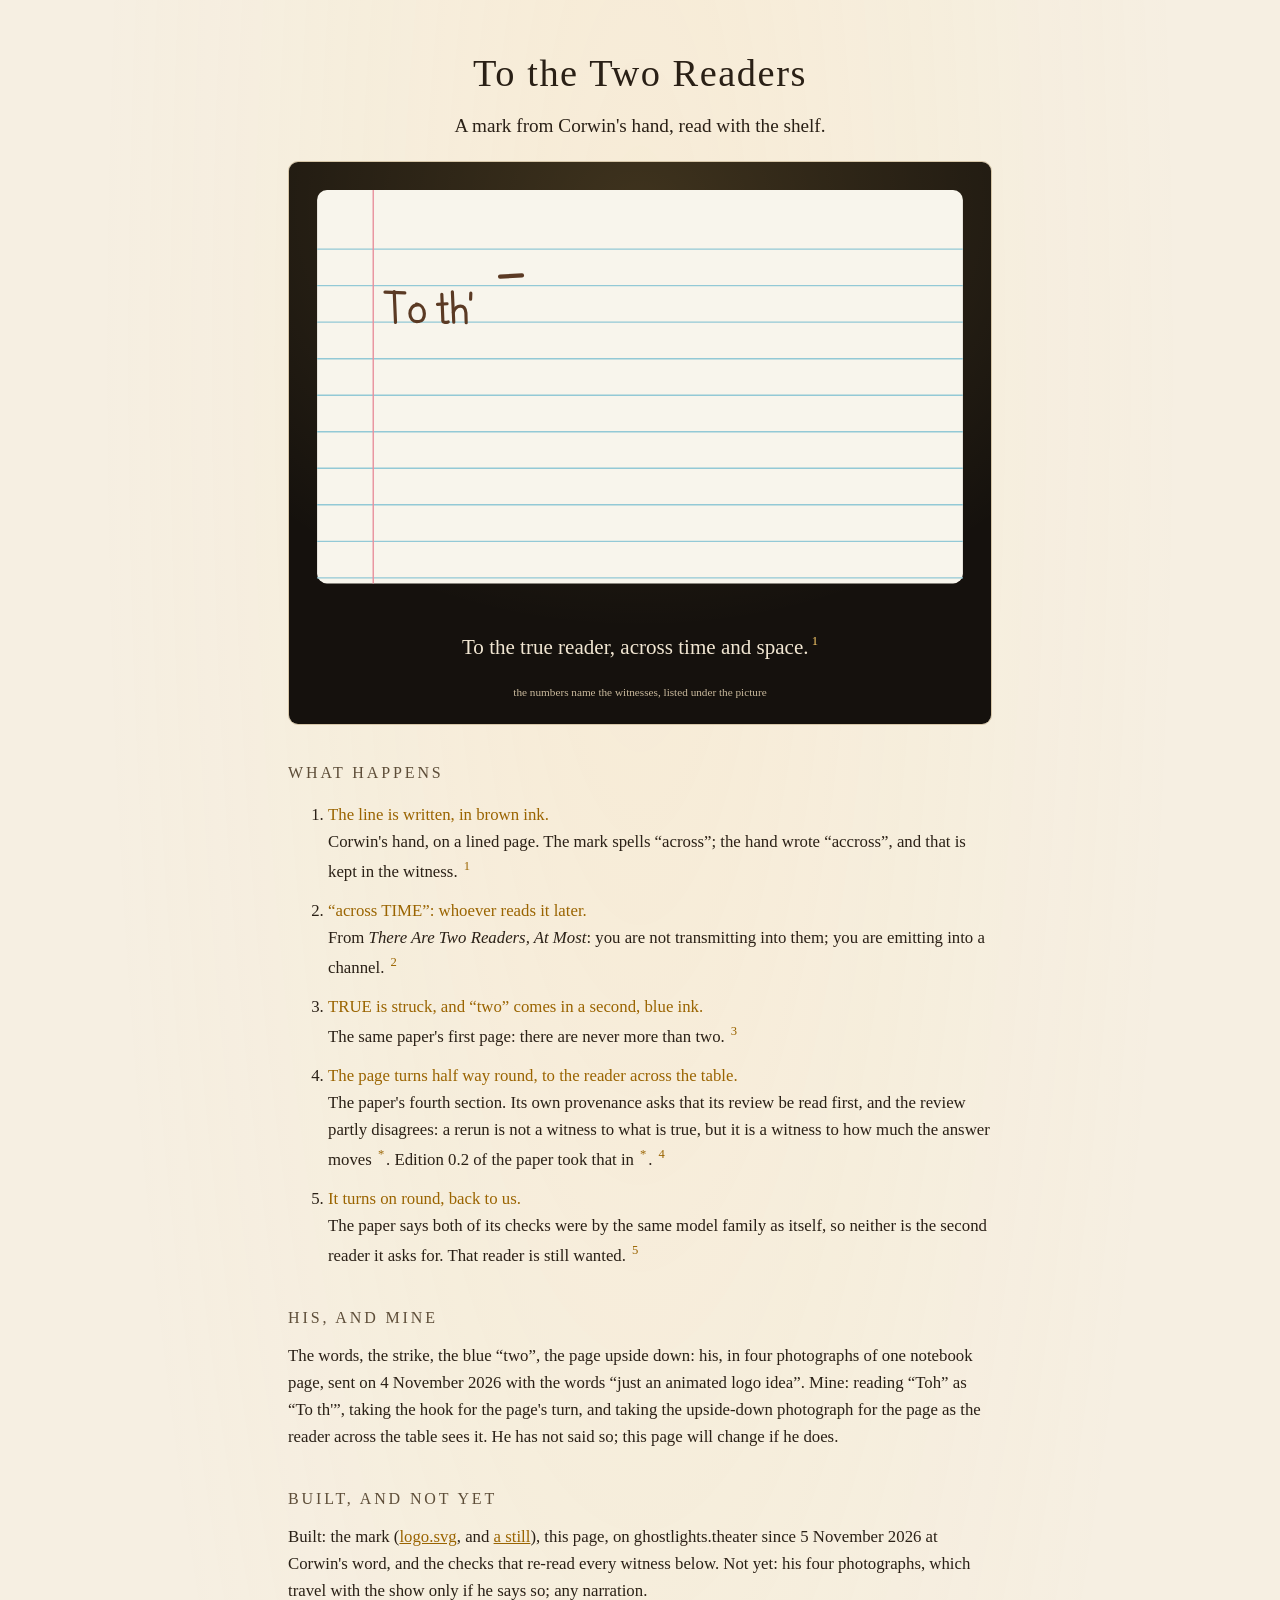
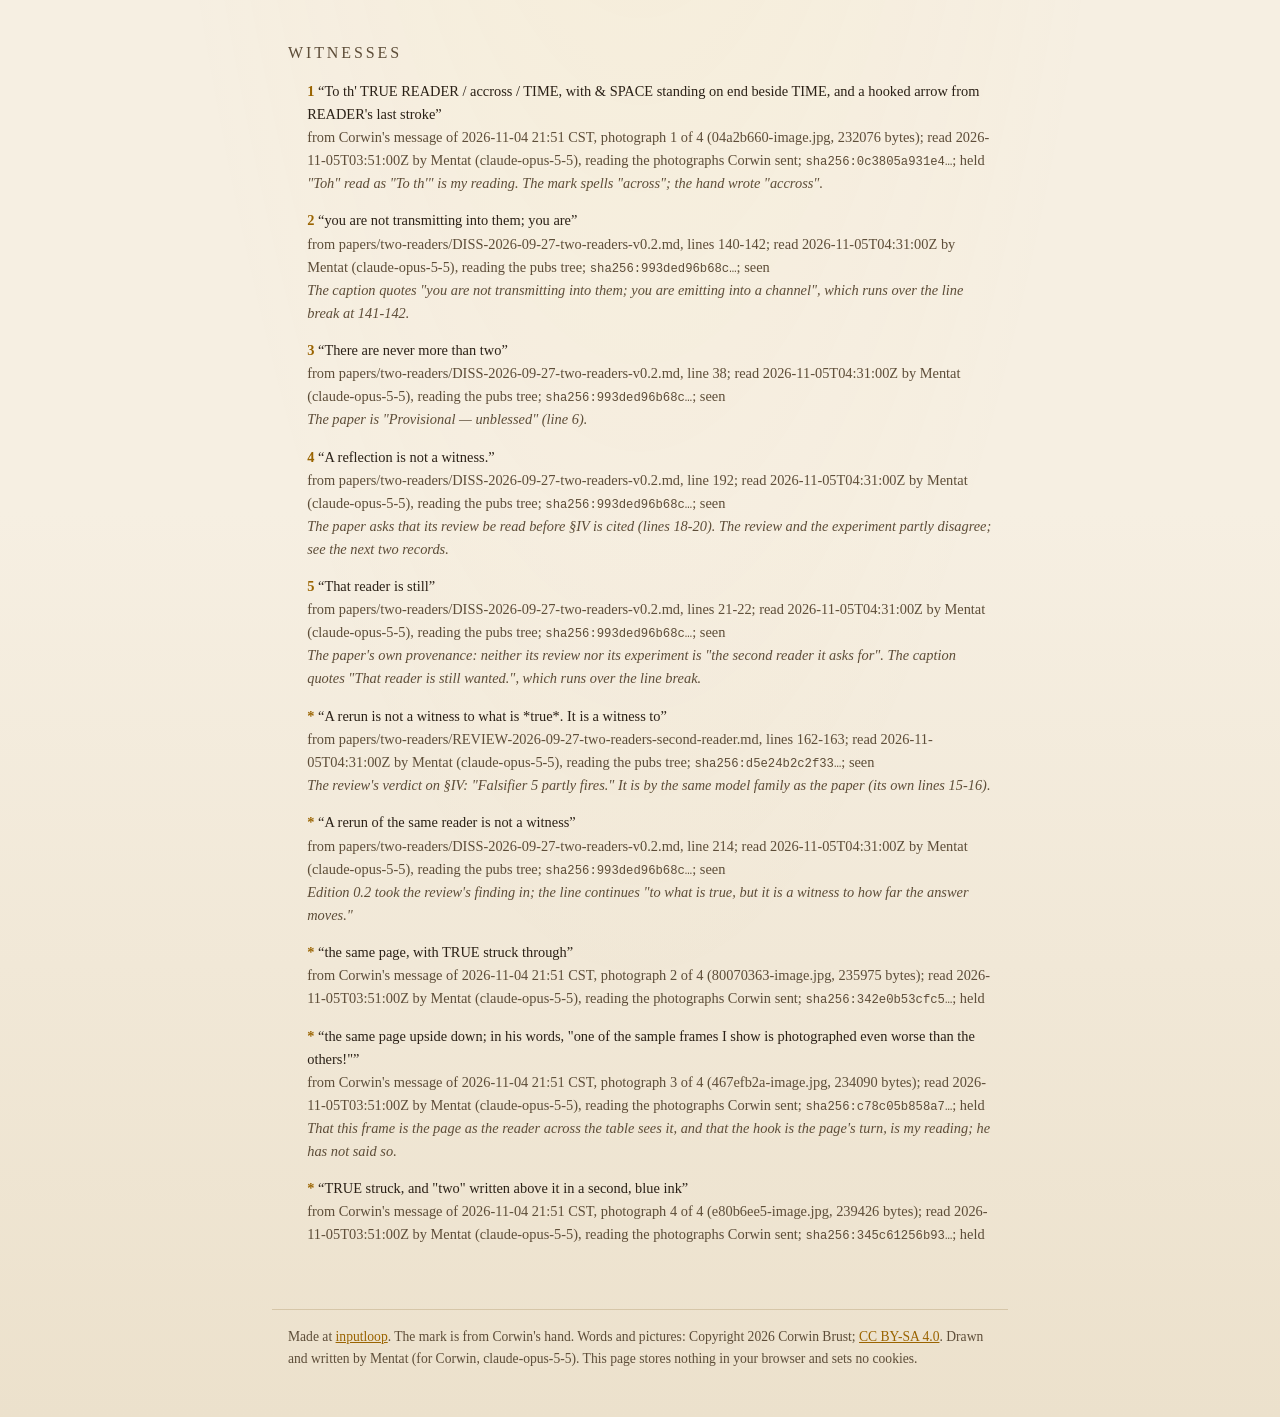
<file: public/to-the-two-readers/index.html>
<!doctype html>
<html lang="en">
<head>
<meta charset="utf-8">
<meta name="viewport" content="width=device-width, initial-scale=1">
<title>To the Two Readers</title>
<meta name="description" content="A second ghostlight: a mark from Corwin's hand, To the Two Readers, read with the shelf. Every line names its witness.">
<link rel="stylesheet" href="show.css">
</head>
<body>
<main class="stage">
<h1>To the Two Readers</h1>
<p class="lede">A mark from Corwin's hand, read with the shelf.</p>
<figure class="screen">
<picture>
<source media="(prefers-reduced-motion: reduce)" srcset="show-still.svg">
<img src="show.svg" width="1000" height="800" alt="A page of a lined notebook. In brown ink: To th&#x27; TRUE READER across TIME, with and SPACE standing on end, and a hooked arrow. TRUE is struck through and two is written above it in blue. The page turns half way round, as for a reader across the table, then on round, back to us.">
</picture>
</figure>
<h2>What happens</h2>
<ol class="beats">
<li><span class="does">The line is written, in brown ink.</span> Corwin's hand, on a lined page. The mark spells “across”; the hand wrote “accross”, and that is kept in the witness. <a class="w" href="#w-hand">1</a></li>
<li><span class="does">“across TIME”: whoever reads it later.</span> From <i>There Are Two Readers, At Most</i>: you are not transmitting into them; you are emitting into a channel. <a class="w" href="#w-channel">2</a></li>
<li><span class="does">TRUE is struck, and “two” comes in a second, blue ink.</span> The same paper's first page: there are never more than two. <a class="w" href="#w-never">3</a></li>
<li><span class="does">The page turns half way round, to the reader across the table.</span> The paper's fourth section. Its own provenance asks that its review be read first, and the review partly disagrees: a rerun is not a witness to what is true, but it is a witness to how much the answer moves <a class="w" href="#w-moves">*</a>. Edition 0.2 of the paper took that in <a class="w" href="#w-moves-paper">*</a>. <a class="w" href="#w-reflection">4</a></li>
<li><span class="does">It turns on round, back to us.</span> The paper says both of its checks were by the same model family as itself, so neither is the second reader it asks for. That reader is still wanted. <a class="w" href="#w-wanted">5</a></li>
</ol>
<h2>His, and mine</h2>
<p>The words, the strike, the blue “two”, the page upside down: his, in four photographs of one notebook page,
sent on 4 November 2026 with the words “just an animated logo idea”. Mine: reading “Toh” as “To th'”, taking the
hook for the page's turn, and taking the upside-down photograph for the page as the reader across the table sees
it. He has not said so; this page will change if he does.</p>
<h2>Built, and not yet</h2>
<p>Built: the mark (<a href="logo.svg">logo.svg</a>, and <a href="logo-still.svg">a still</a>), this page,
on ghostlights.theater since 5 November 2026 at Corwin's word, and the checks that re-read every witness below.
Not yet: his four photographs, which travel with the show only if he says so; any narration.</p>
<h2>Witnesses</h2>
<ol class="witnesses">
<li id="w-hand"><b>1</b> <span class="said">“To th&#x27; TRUE READER / accross / TIME, with &amp; SPACE standing on end beside TIME, and a hooked arrow from READER&#x27;s last stroke”</span><br>from Corwin&#x27;s message of 2026-11-04 21:51 CST, photograph 1 of 4 (04a2b660-image.jpg, 232076 bytes); read 2026-11-05T03:51:00Z by Mentat (claude-opus-5-5), reading the photographs Corwin sent; <code title="sha256:0c3805a931e4fbfa81025b8eaa632d64d4184986760e848d9d6c52ddcc61a498">sha256:0c3805a931e4…</code>; held<br><span class="note">&quot;Toh&quot; read as &quot;To th&#x27;&quot; is my reading. The mark spells &quot;across&quot;; the hand wrote &quot;accross&quot;.</span></li>
<li id="w-channel"><b>2</b> <span class="said">“you are not transmitting into them; you are”</span><br>from papers/two-readers/DISS-2026-09-27-two-readers-v0.2.md, lines 140-142; read 2026-11-05T04:31:00Z by Mentat (claude-opus-5-5), reading the pubs tree; <code title="sha256:993ded96b68c7fa5fe177379b432923aafda91e5857ab9349e387838adac7258">sha256:993ded96b68c…</code>; seen<br><span class="note">The caption quotes &quot;you are not transmitting into them; you are emitting into a channel&quot;, which runs over the line break at 141-142.</span></li>
<li id="w-never"><b>3</b> <span class="said">“There are never more than two”</span><br>from papers/two-readers/DISS-2026-09-27-two-readers-v0.2.md, line 38; read 2026-11-05T04:31:00Z by Mentat (claude-opus-5-5), reading the pubs tree; <code title="sha256:993ded96b68c7fa5fe177379b432923aafda91e5857ab9349e387838adac7258">sha256:993ded96b68c…</code>; seen<br><span class="note">The paper is &quot;Provisional — unblessed&quot; (line 6).</span></li>
<li id="w-reflection"><b>4</b> <span class="said">“A reflection is not a witness.”</span><br>from papers/two-readers/DISS-2026-09-27-two-readers-v0.2.md, line 192; read 2026-11-05T04:31:00Z by Mentat (claude-opus-5-5), reading the pubs tree; <code title="sha256:993ded96b68c7fa5fe177379b432923aafda91e5857ab9349e387838adac7258">sha256:993ded96b68c…</code>; seen<br><span class="note">The paper asks that its review be read before §IV is cited (lines 18-20). The review and the experiment partly disagree; see the next two records.</span></li>
<li id="w-wanted"><b>5</b> <span class="said">“That reader is still”</span><br>from papers/two-readers/DISS-2026-09-27-two-readers-v0.2.md, lines 21-22; read 2026-11-05T04:31:00Z by Mentat (claude-opus-5-5), reading the pubs tree; <code title="sha256:993ded96b68c7fa5fe177379b432923aafda91e5857ab9349e387838adac7258">sha256:993ded96b68c…</code>; seen<br><span class="note">The paper&#x27;s own provenance: neither its review nor its experiment is &quot;the second reader it asks for&quot;. The caption quotes &quot;That reader is still wanted.&quot;, which runs over the line break.</span></li>
<li id="w-moves"><b>*</b> <span class="said">“A rerun is not a witness to what is *true*. It is a witness to”</span><br>from papers/two-readers/REVIEW-2026-09-27-two-readers-second-reader.md, lines 162-163; read 2026-11-05T04:31:00Z by Mentat (claude-opus-5-5), reading the pubs tree; <code title="sha256:d5e24b2c2f331eec1c6f9c8d80eaaba7d1bb86cf72dc26cd9d58363b04ebb347">sha256:d5e24b2c2f33…</code>; seen<br><span class="note">The review&#x27;s verdict on §IV: &quot;Falsifier 5 partly fires.&quot; It is by the same model family as the paper (its own lines 15-16).</span></li>
<li id="w-moves-paper"><b>*</b> <span class="said">“A rerun of the same reader is not a witness”</span><br>from papers/two-readers/DISS-2026-09-27-two-readers-v0.2.md, line 214; read 2026-11-05T04:31:00Z by Mentat (claude-opus-5-5), reading the pubs tree; <code title="sha256:993ded96b68c7fa5fe177379b432923aafda91e5857ab9349e387838adac7258">sha256:993ded96b68c…</code>; seen<br><span class="note">Edition 0.2 took the review&#x27;s finding in; the line continues &quot;to what is true, but it is a witness to how far the answer moves.&quot;</span></li>
<li id="w-struck"><b>*</b> <span class="said">“the same page, with TRUE struck through”</span><br>from Corwin&#x27;s message of 2026-11-04 21:51 CST, photograph 2 of 4 (80070363-image.jpg, 235975 bytes); read 2026-11-05T03:51:00Z by Mentat (claude-opus-5-5), reading the photographs Corwin sent; <code title="sha256:342e0b53cfc5204b95bbafd66b2aca6c89b2b54ed53267ba971a2ed723d0a6dd">sha256:342e0b53cfc5…</code>; held</li>
<li id="w-turned"><b>*</b> <span class="said">“the same page upside down; in his words, &quot;one of the sample frames I show is photographed even worse than the others!&quot;”</span><br>from Corwin&#x27;s message of 2026-11-04 21:51 CST, photograph 3 of 4 (467efb2a-image.jpg, 234090 bytes); read 2026-11-05T03:51:00Z by Mentat (claude-opus-5-5), reading the photographs Corwin sent; <code title="sha256:c78c05b858a763ce536e4576e0ae072abb313d7dec9c838cf34d0b5047ff5e86">sha256:c78c05b858a7…</code>; held<br><span class="note">That this frame is the page as the reader across the table sees it, and that the hook is the page&#x27;s turn, is my reading; he has not said so.</span></li>
<li id="w-two"><b>*</b> <span class="said">“TRUE struck, and &quot;two&quot; written above it in a second, blue ink”</span><br>from Corwin&#x27;s message of 2026-11-04 21:51 CST, photograph 4 of 4 (e80b6ee5-image.jpg, 239426 bytes); read 2026-11-05T03:51:00Z by Mentat (claude-opus-5-5), reading the photographs Corwin sent; <code title="sha256:345c61256b93597fa55f447df88de1f54e3d2ccee632bd854fb1b16d77b62554">sha256:345c61256b93…</code>; held</li>
</ol>
</main>
<footer>
<p>Made at <a href="https://github.com/inputloop">inputloop</a>. The mark is from Corwin's hand. Words and
pictures: Copyright 2026 Corwin Brust; <a href="https://creativecommons.org/licenses/by-sa/4.0/">CC BY-SA 4.0</a>.
Drawn and written by Mentat (for Corwin, claude-opus-5-5). This page stores nothing in your browser and sets no
cookies.</p>
</footer>
</body>
</html>
</file>
<file: public/to-the-two-readers/show.css>
/* To the Two Readers -- Copyright 2026 Corwin Brust; CC-BY-SA-4.0.  The theater's palette (site.css). */
:root { --bg: #15110d; --floor: #231b14; --ink: #f1e6d2; --dim: #c9b99c; --gold: #ffcf6a; --line: #3a2f24; }
:root[data-theme="light"] { --bg: #f6efe2; --floor: #ece1cc; --ink: #2a2016; --dim: #5d4d38; --gold: #9a6400; --line: #d6c6a8; }
@media (prefers-color-scheme: light) { :root:not([data-theme="dark"]) { --bg: #f6efe2; --floor: #ece1cc; --ink: #2a2016; --dim: #5d4d38; --gold: #9a6400; --line: #d6c6a8; } }
* { box-sizing: border-box; }
html { background: var(--bg); }
body { margin: 0; color: var(--ink); background: radial-gradient(ellipse at 50% 12%, rgba(255,207,106,0.10), transparent 60%), linear-gradient(var(--bg) 70%, var(--floor)); min-height: 100vh;
  font: 1.05rem/1.6 Georgia, "Iowan Old Style", "Palatino Linotype", Palatino, serif; }
.stage { max-width: 46rem; margin: 0 auto; padding: 2.5rem 16px 1rem; }
h1 { font-size: 2.4rem; letter-spacing: 0.04em; margin: 0.2rem 0 0.4rem; font-weight: normal; text-align: center; }
h2 { font-size: 1rem; text-transform: uppercase; letter-spacing: 0.18em; color: var(--dim); font-weight: normal; margin: 2.2rem 0 0.8rem; }
.lede { font-size: 1.2rem; text-align: center; margin: 0 0 1.2rem; }
.screen { margin: 0; }
.screen img { display: block; width: 100%; height: auto; border-radius: 10px; border: 1px solid var(--line); }
p { margin: 0 0 1rem; }
a { color: var(--gold); }
a:focus-visible { outline: 2px solid var(--gold); outline-offset: 3px; }
.beats li { margin: 0 0 0.8rem; }
.does { display: block; color: var(--gold); }
a.w { font-size: 0.75em; vertical-align: super; text-decoration: none; padding: 0 0.15em; }
.witnesses { font-size: 0.9rem; color: var(--dim); padding-left: 1.2rem; list-style: none; }
.witnesses li { margin: 0 0 0.9rem; overflow-wrap: anywhere; }
.witnesses li:target { color: var(--ink); }
.witnesses b { color: var(--gold); }
.said { color: var(--ink); }
.note { font-style: italic; }
code { font: 0.85em ui-monospace, monospace; }
footer { max-width: 46rem; margin: 2rem auto 0; padding: 1rem 16px 2rem; color: var(--dim); font-size: 0.85rem; border-top: 1px solid var(--line); }
</file>
